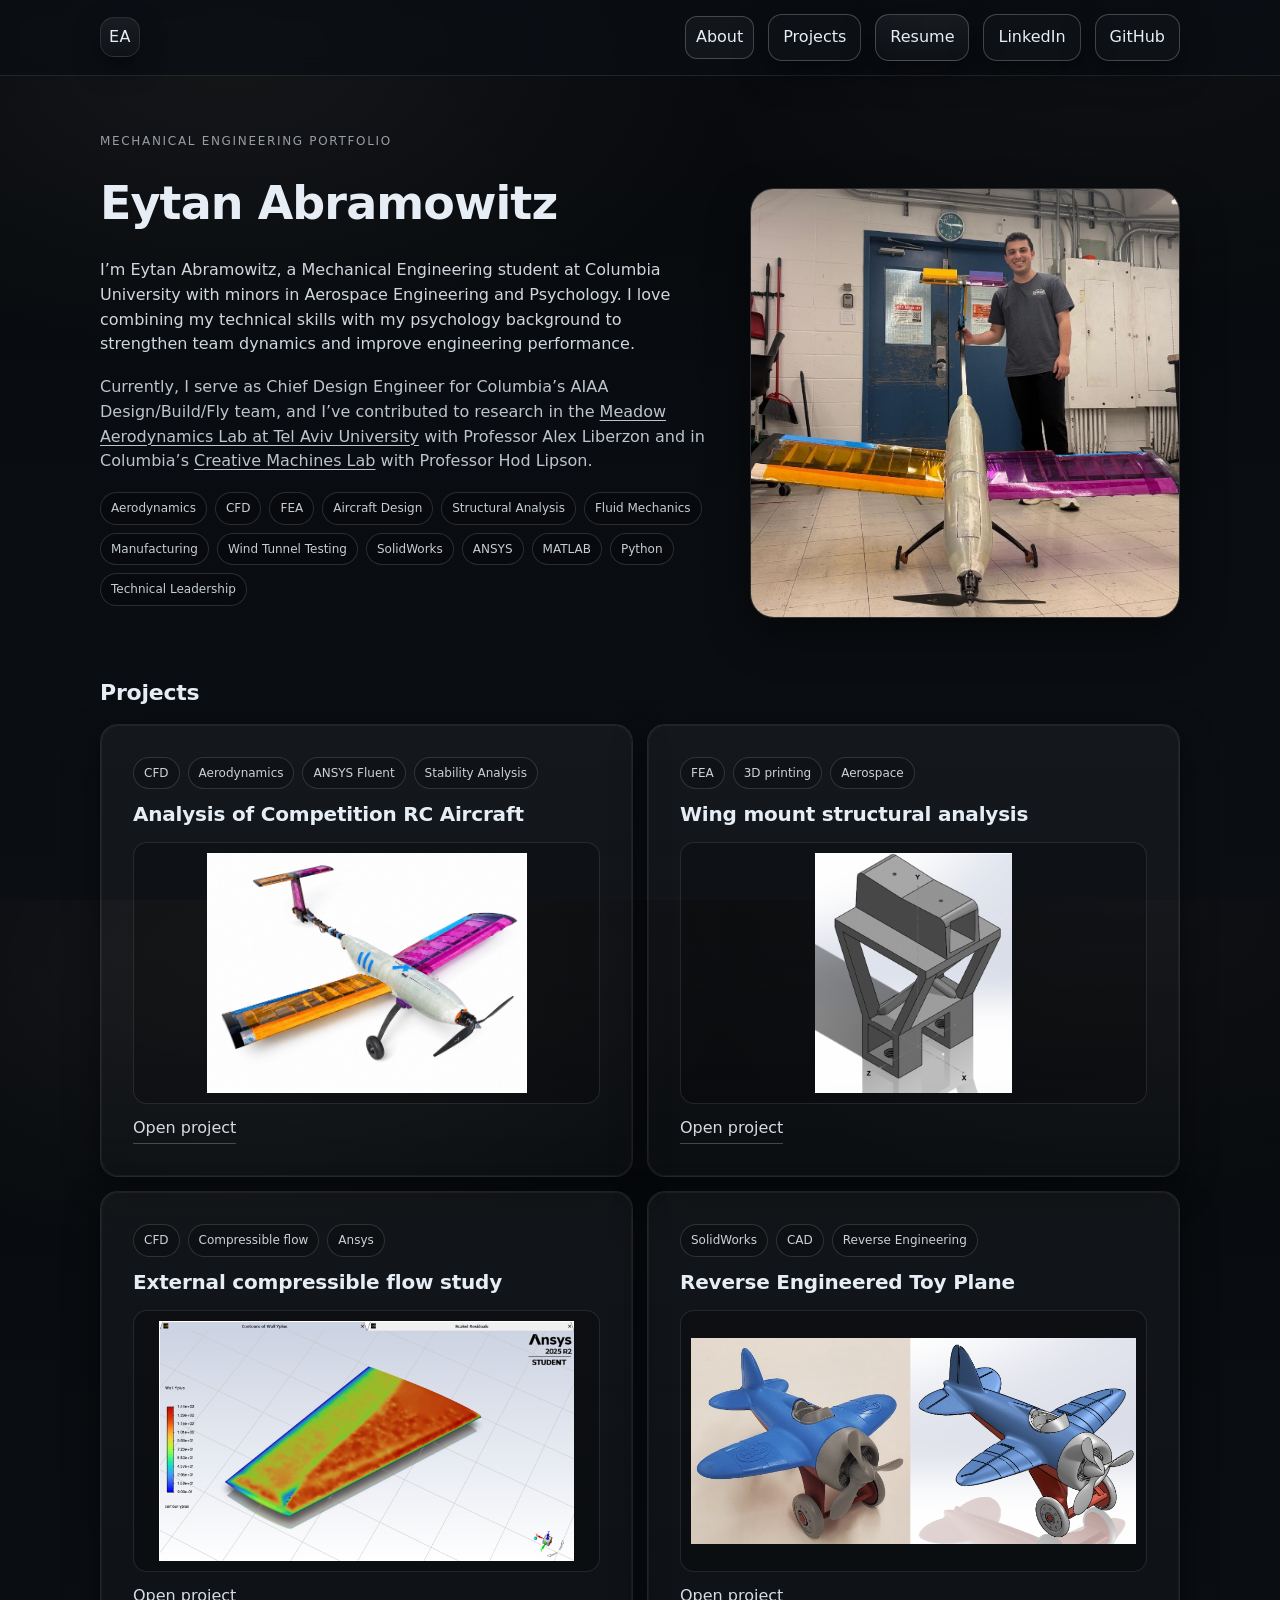
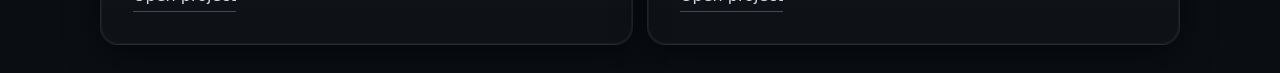
<file: index.html>
<!doctype html>
<html lang="en">
<head>
  <meta charset="utf-8" />
  <meta http-equiv="refresh" content="0; url=portfolio/" />
  <meta name="viewport" content="width=device-width, initial-scale=1" />
  <title>Eytan Abramowitz | Portfolio</title>
  <link rel="canonical" href="portfolio/" />
</head>
<body>
  <p>Redirecting to <a href="portfolio/">portfolio</a>.</p>
</body>
</html>
</file>
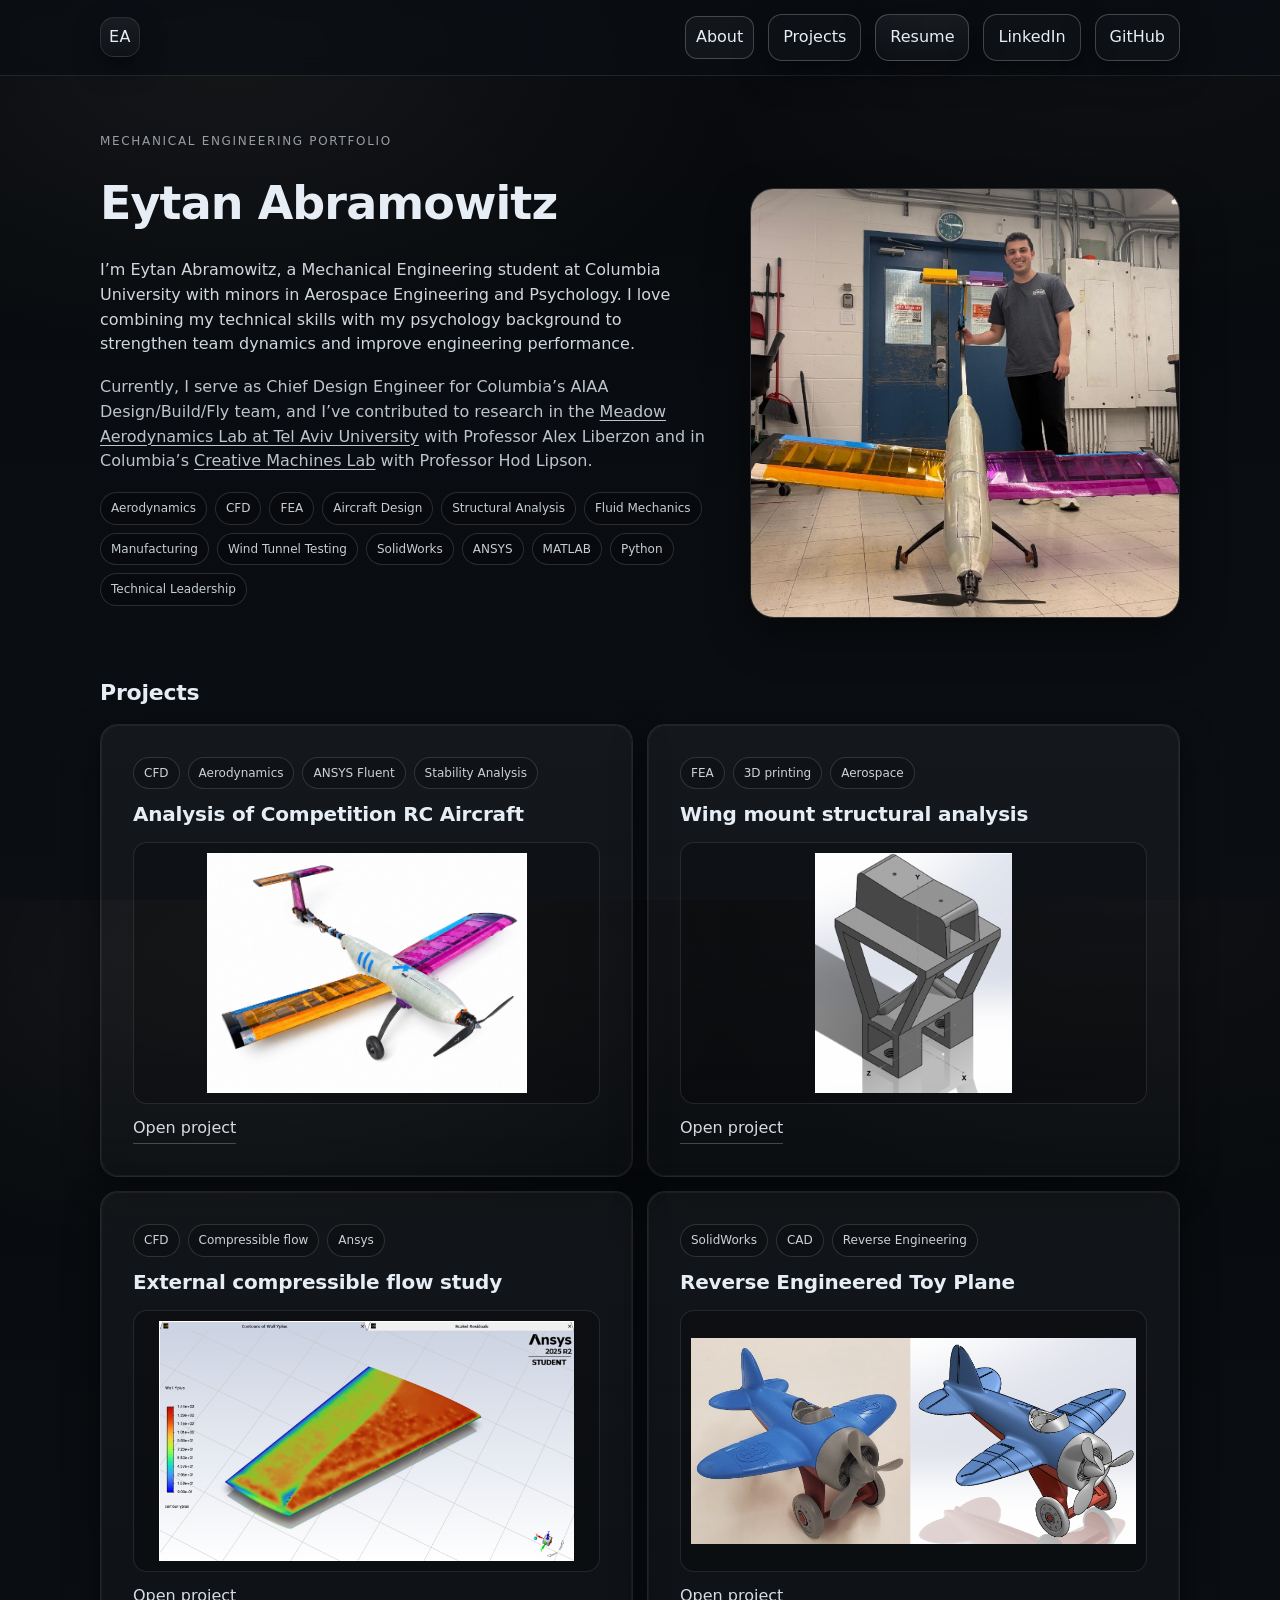
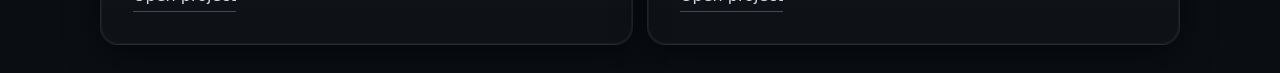
<file: portfolio/index.html>
<!doctype html>
<html lang="en">
<head>
  <meta charset="utf-8" />
  <meta name="viewport" content="width=device-width, initial-scale=1" />
  <title>Eytan Abramowitz | Mechanical Engineering</title>
  <meta name="description" content="Mechanical engineering portfolio: analysis, simulation, and design." />
  <link rel="stylesheet" href="assets/css/styles.css" />
</head>

<body>
  <a class="skip-link" href="#main">Skip to content</a>

  <header class="site-header">
    <nav class="nav" aria-label="Primary">
      <a class="brand" href="index.html">EA</a>
      <div class="nav-links">
        <a class="nav-link active" href="#about">About</a>
        <a class="btn btn-ghost nav-cta" href="#projects">Projects</a>
        <a class="btn nav-cta" href="assets/pdfs/Eytan_Abramowitz_Resume_No_Phone.pdf" target="_blank" rel="noopener">Resume</a>
        <a class="btn btn-ghost nav-cta" href="https://www.linkedin.com/in/eytan-abramowitz/" target="_blank" rel="noopener">LinkedIn</a>
        <a class="btn btn-ghost nav-cta" href="https://github.com/Esabramowitz" target="_blank" rel="noopener">GitHub</a>
      </div>
    </nav>
  </header>

  <main id="main" class="container">
    <section id="about" class="about-section section-anchor">
      <div class="about-copy">
        <p class="eyebrow">Mechanical engineering portfolio</p>
        <h1>Eytan Abramowitz</h1>
        <p class="lede">
          I’m Eytan Abramowitz, a Mechanical Engineering student at Columbia University with minors in Aerospace
          Engineering and Psychology. I love combining my technical skills with my psychology background to
          strengthen team dynamics and improve engineering performance.
        </p>
        <p class="about-body">
          Currently, I serve as Chief Design Engineer for Columbia’s AIAA Design/Build/Fly team, and I’ve contributed to
          research in the <a href="https://aerolab.sites.tau.ac.il/" target="_blank" rel="noopener">Meadow Aerodynamics Lab at Tel Aviv University</a> with Professor Alex Liberzon and in Columbia’s
          <a href="https://www.creativemachineslab.com/" target="_blank" rel="noopener">Creative Machines Lab</a> with Professor Hod Lipson.
        </p>

        <div class="meta-row">
          <div class="pill">Aerodynamics</div>
          <div class="pill">CFD</div>
          <div class="pill">FEA</div>
          <div class="pill">Aircraft Design</div>
          <div class="pill">Structural Analysis</div>
          <div class="pill">Fluid Mechanics</div>
          <div class="pill">Manufacturing</div>
          <div class="pill">Wind Tunnel Testing</div>
          <div class="pill">SolidWorks</div>
          <div class="pill">ANSYS</div>
          <div class="pill">MATLAB</div>
          <div class="pill">Python</div>
          <div class="pill">Technical Leadership</div>
        </div>
      </div>

      <div class="about-photo-wrap">
        <div class="about-photo-frame">
          <img
            class="about-photo-image"
            src="assets/img/eytan-profile.jpeg"
            alt="Portrait of Eytan Abramowitz"
            loading="lazy"
          />
        </div>
      </div>
    </section>

    <section id="projects" class="section section-anchor">
      <div class="section-head">
        <h2>Projects</h2>
      </div>
      <div class="grid">
        <article class="card project-card">
          <a class="project-hit" href="projects/cfd-final-project.html" aria-label="Open CFD final project PDF viewer">
            <div class="card-top">
              <div class="tag">CFD</div>
              <div class="tag">Aerodynamics</div>
              <div class="tag">ANSYS Fluent</div>
              <div class="tag">Stability Analysis</div>
            </div>

            <h3 class="project-title">Analysis of Competition RC Aircraft</h3>

            <div class="project-image">
              <img src="assets/img/cfd-final-project.jpg" alt="RC aircraft used as the cover image for the CFD final project" loading="lazy">
            </div>

            <div class="project-links">
              <span class="link">Open project</span>
            </div>
          </a>
        </article>

        <article class="card project-card">
          <a class="project-hit" href="projects/wing-mount-fea.html" aria-label="Open wing mount structural analysis PDF viewer">
            <div class="card-top">
              <div class="tag">FEA</div>
              <div class="tag">3D printing</div>
              <div class="tag">Aerospace</div>
            </div>

            <h3 class="project-title">Wing mount structural analysis</h3>

            <div class="project-image">
              <img src="assets/img/wing-mount.png" alt="Wing mount project image" loading="lazy">
            </div>

            <div class="project-links">
              <span class="link">Open project</span>
            </div>
          </a>
        </article>

        <article class="card project-card">
          <a class="project-hit" href="projects/compressible-flow-cfd.html" aria-label="Open external compressible flow study PDF viewer">
            <div class="card-top">
              <div class="tag">CFD</div>
              <div class="tag">Compressible flow</div>
              <div class="tag">Ansys</div>
            </div>

            <h3 class="project-title">External compressible flow study</h3>

            <div class="project-image">
              <img src="assets/img/cfd-wing.png" alt="CFD wing contour project image" loading="lazy">
            </div>

            <div class="project-links">
              <span class="link">Open project</span>
            </div>
          </a>
        </article>

        <article class="card project-card">
          <a class="project-hit" href="projects/toy-plane.html" aria-label="Open toy plane reverse engineering project PDF viewer">
            <div class="card-top">
              <div class="tag">SolidWorks</div>
              <div class="tag">CAD</div>
              <div class="tag">Reverse Engineering</div>
            </div>

            <h3 class="project-title">Reverse Engineered Toy Plane</h3>

            <div class="project-image">
              <img src="assets/img/toy-plane.png" alt="Toy plane project image" loading="lazy">
            </div>

            <div class="project-links">
              <span class="link">Open project</span>
            </div>
          </a>
        </article>

      </div>
    </section>
  </main>
</body>
</html>
</file>
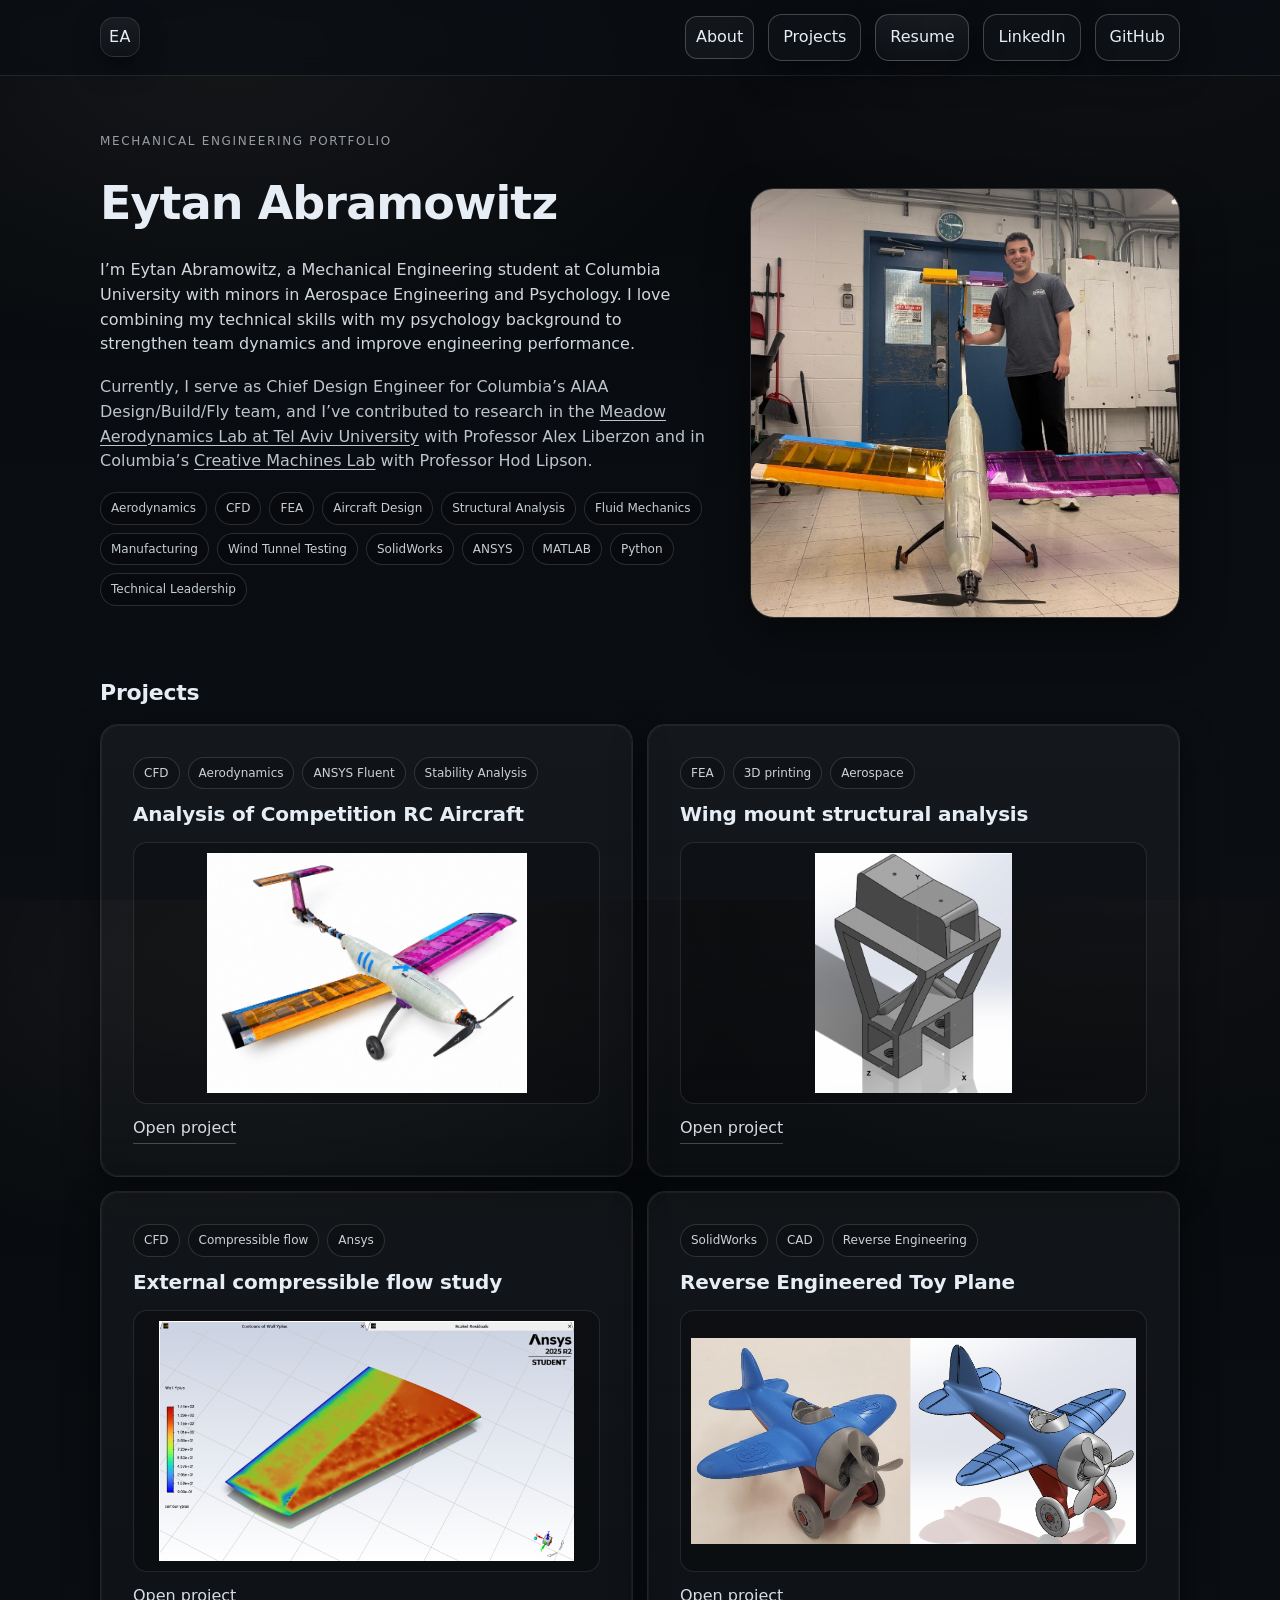
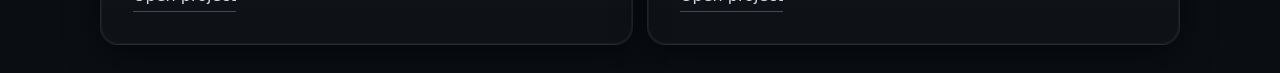
<file: about.html>
<!doctype html>
<html lang="en">
<head>
  <meta charset="utf-8" />
  <meta http-equiv="refresh" content="0; url=portfolio/#about" />
  <meta name="viewport" content="width=device-width, initial-scale=1" />
  <title>About | Eytan Abramowitz</title>
  <link rel="canonical" href="portfolio/#about" />
</head>
<body>
  <p>Redirecting to the <a href="portfolio/#about">About section</a>.</p>
</body>
</html>
</file>
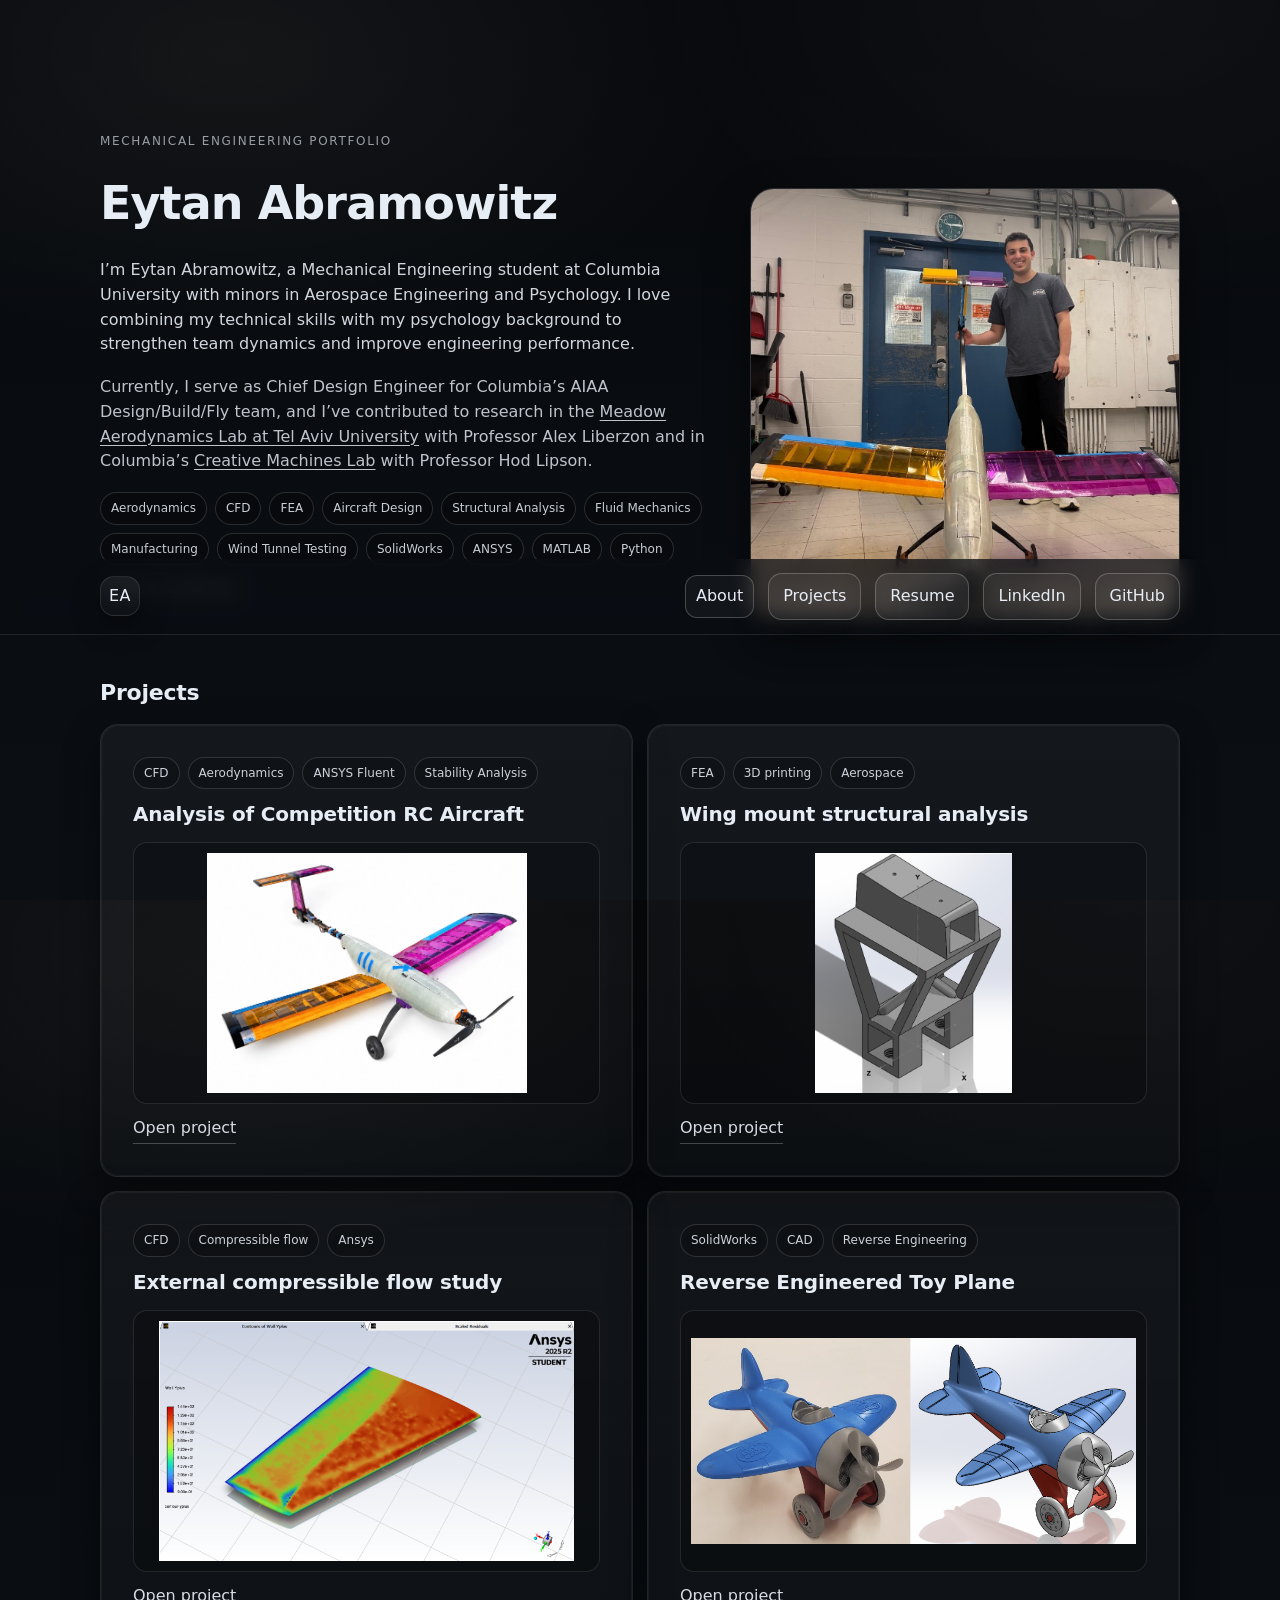
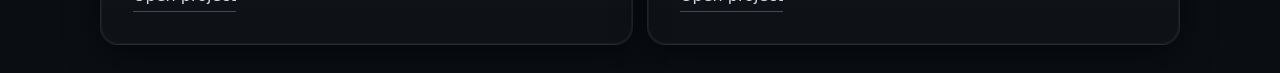
<file: projects.html>
<!doctype html>
<html lang="en">
<head>
  <meta charset="utf-8" />
  <meta http-equiv="refresh" content="0; url=portfolio/#projects" />
  <meta name="viewport" content="width=device-width, initial-scale=1" />
  <title>Projects | Eytan Abramowitz</title>
  <link rel="canonical" href="portfolio/#projects" />
</head>
<body>
  <p>Redirecting to the <a href="portfolio/#projects">Projects section</a>.</p>
</body>
</html>
</file>
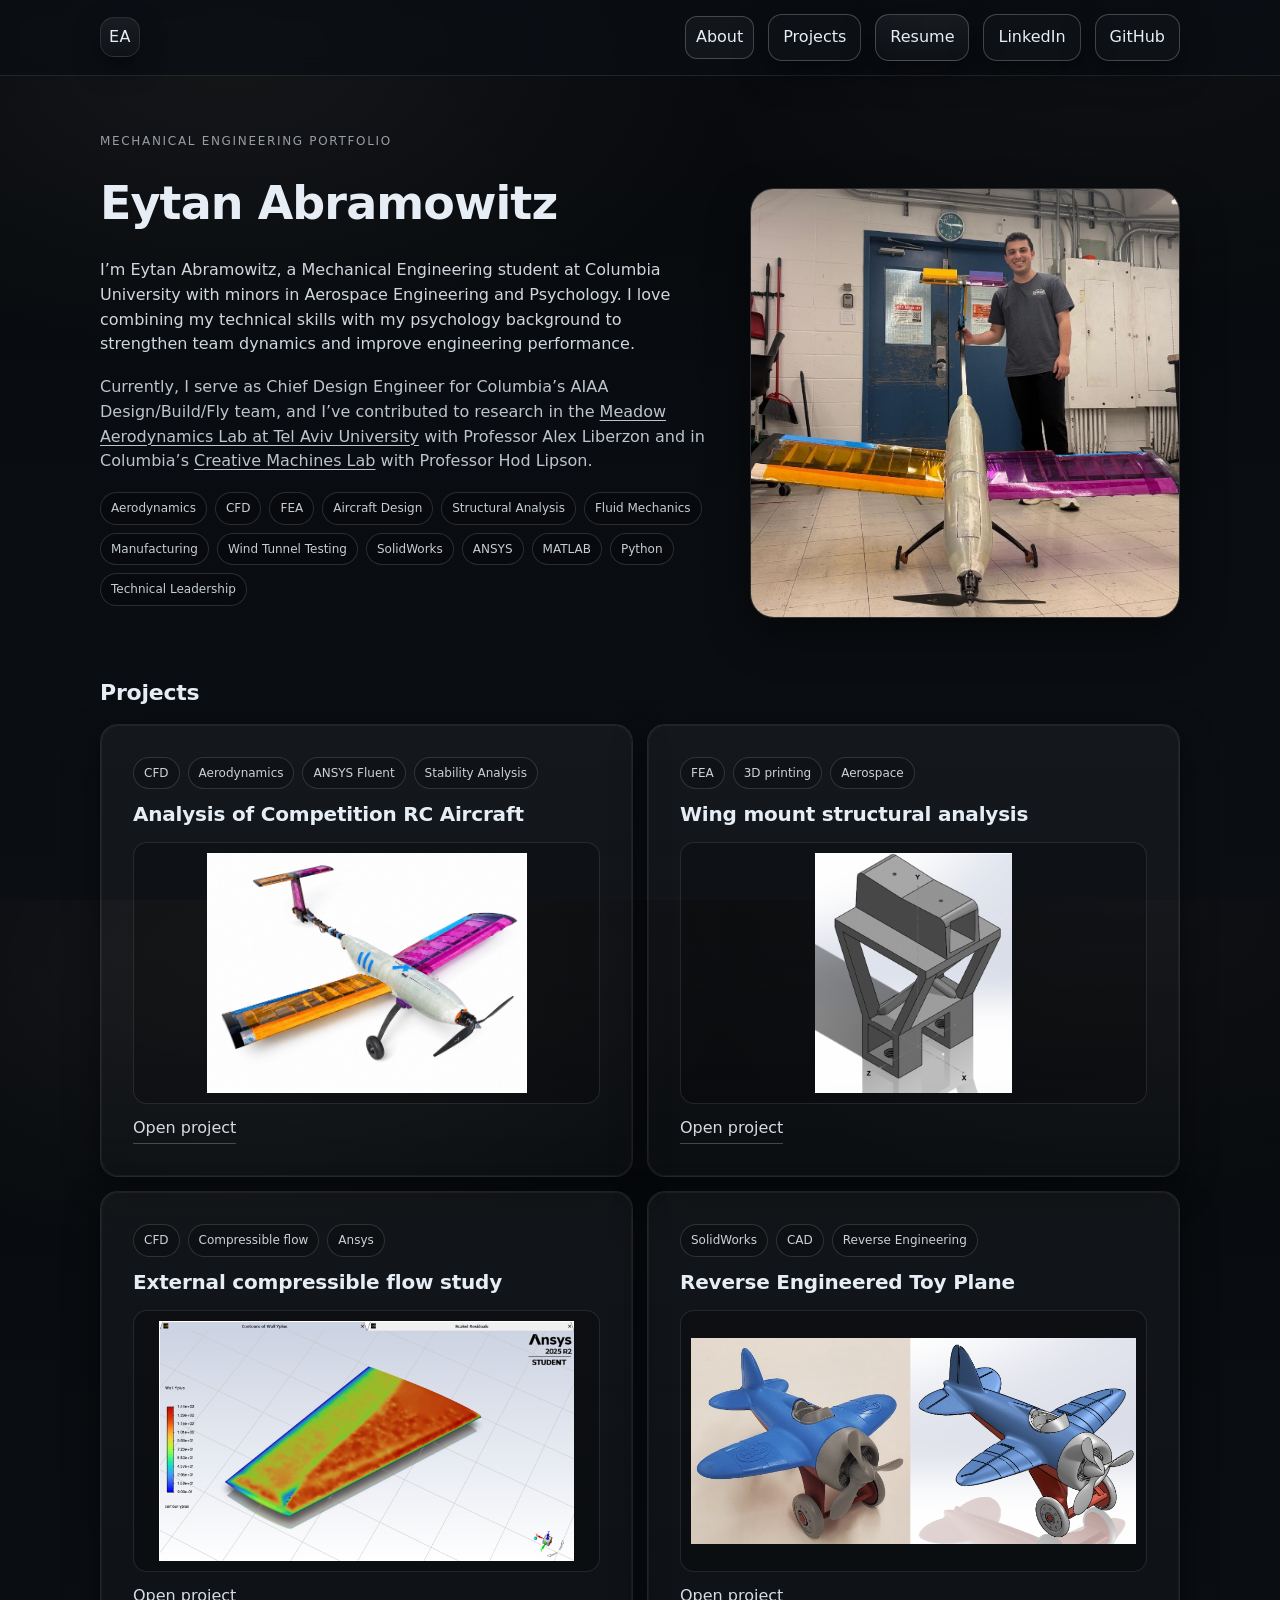
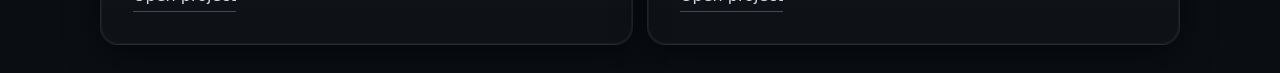
<file: portfolio/about.html>
<!doctype html>
<html lang="en">
<head>
  <meta charset="utf-8" />
  <meta http-equiv="refresh" content="0; url=index.html#about" />
  <meta name="viewport" content="width=device-width, initial-scale=1" />
  <title>About | Eytan Abramowitz</title>
  <link rel="canonical" href="index.html#about" />
</head>
<body>
  <p>Redirecting to the About section on the homepage. <a href="index.html#about">Continue</a>.</p>
</body>
</html>
</file>
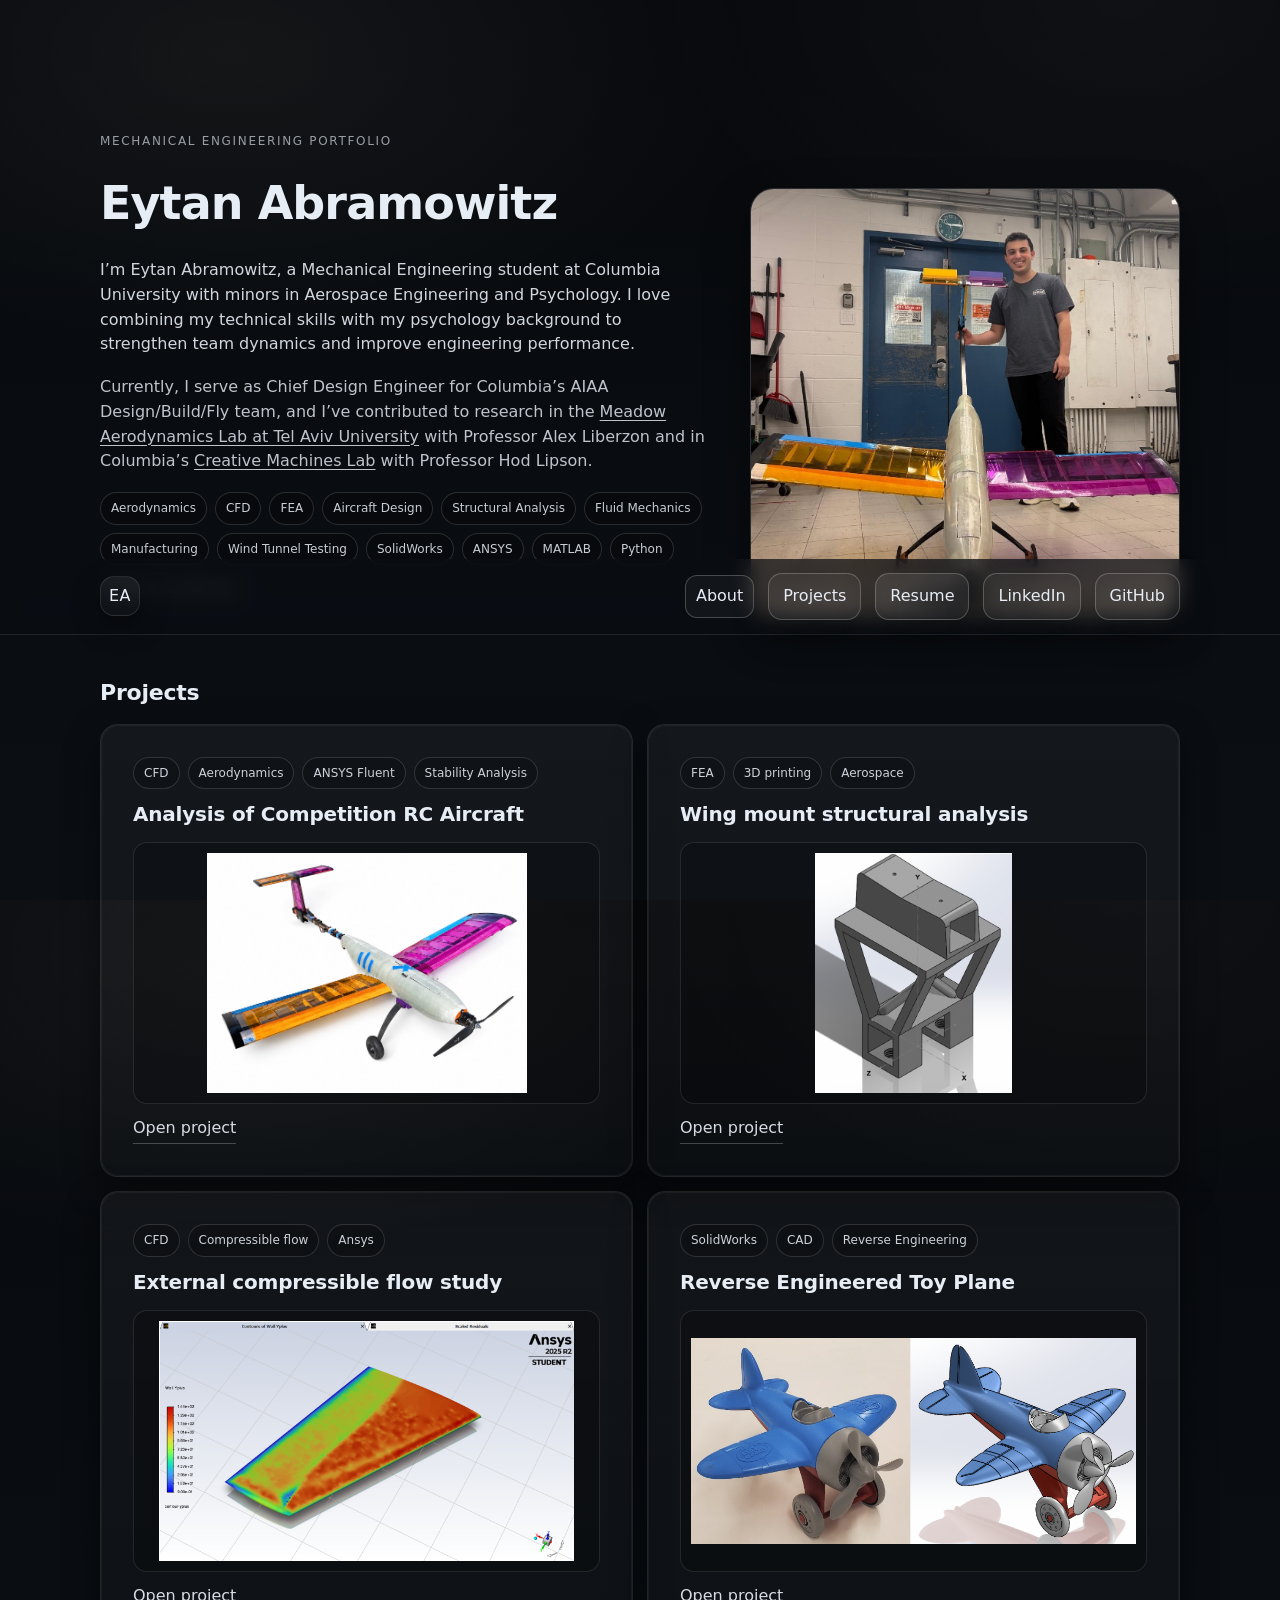
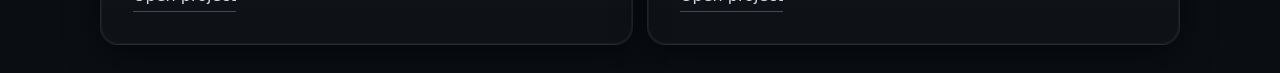
<file: portfolio/projects.html>
<!doctype html>
<html lang="en">
<head>
  <meta charset="utf-8" />
  <meta http-equiv="refresh" content="0; url=index.html#projects" />
  <meta name="viewport" content="width=device-width, initial-scale=1" />
  <title>Projects | Eytan Abramowitz</title>
  <link rel="canonical" href="index.html#projects" />
</head>
<body>
  <p>Redirecting to the Projects section on the homepage. <a href="index.html#projects">Continue</a>.</p>
</body>
</html>
</file>
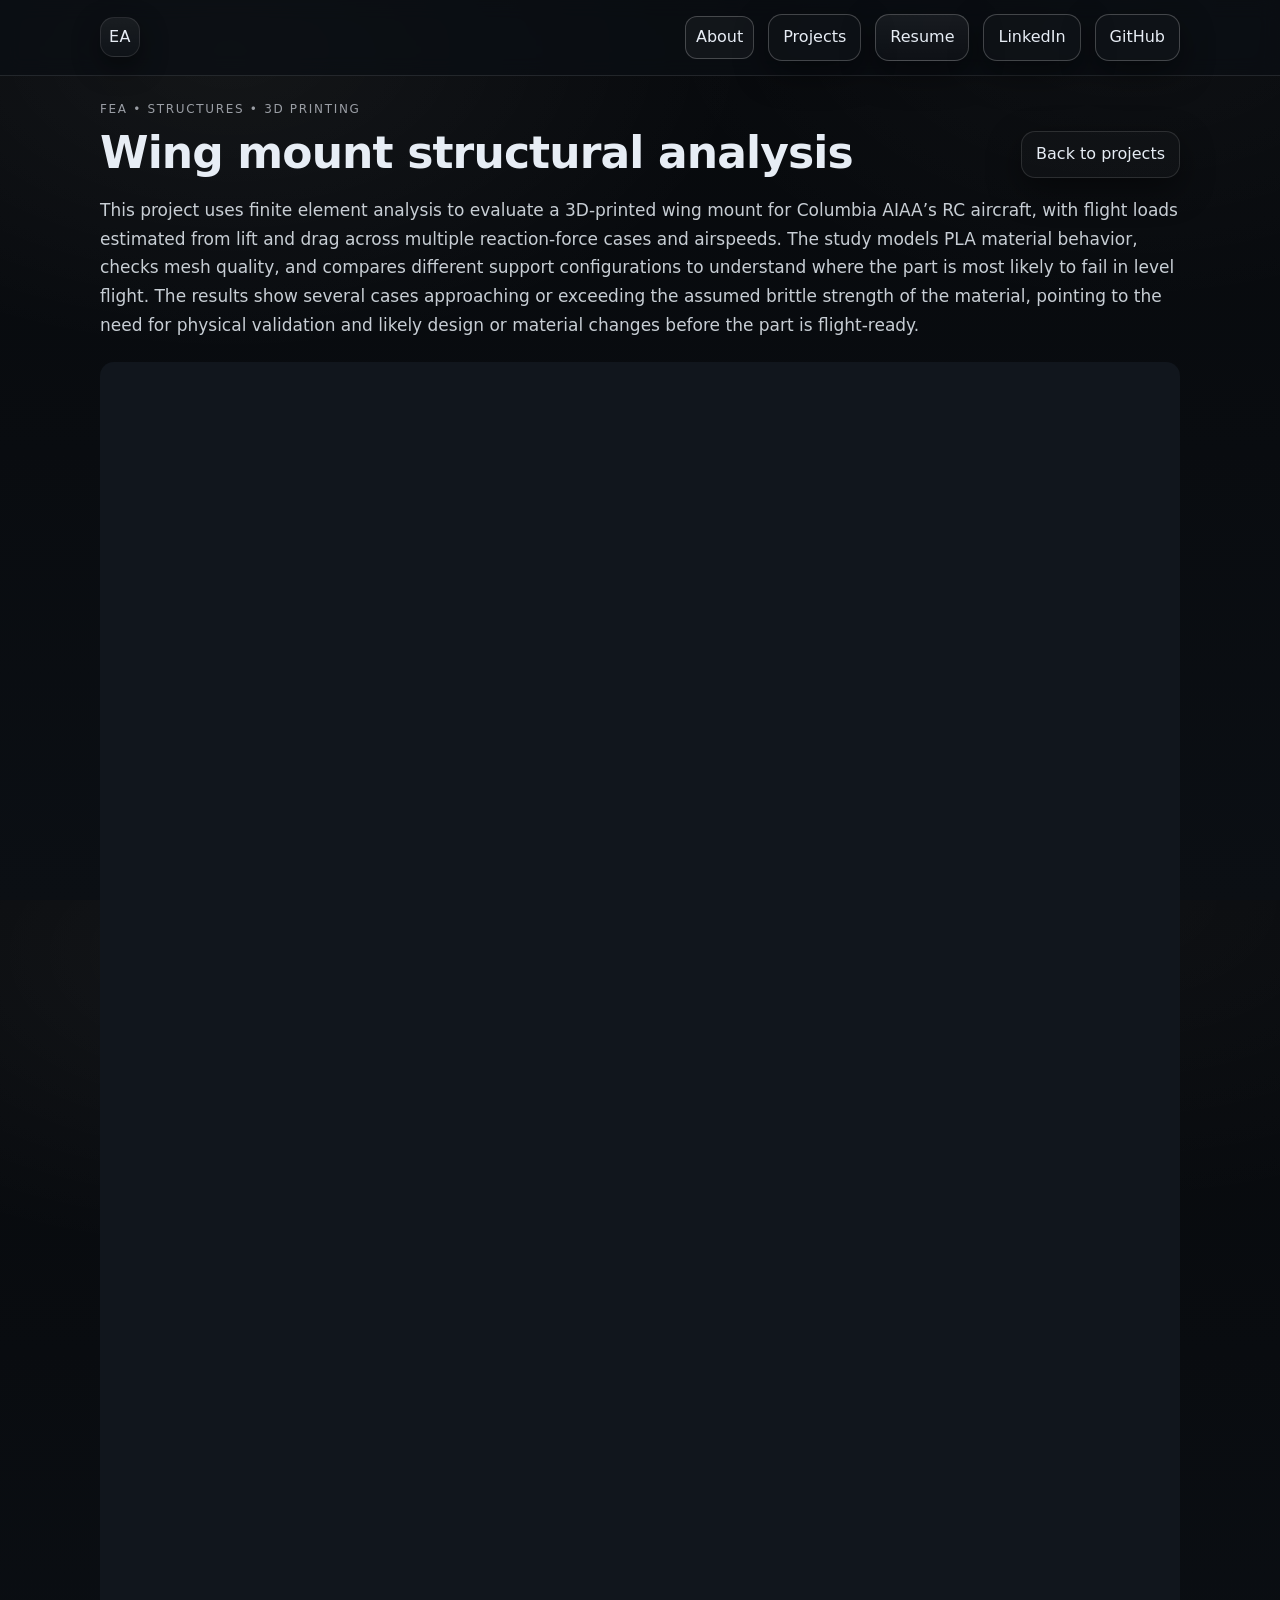
<file: projects/wing-mount-fea.html>
<!doctype html>
<html lang="en">
<head>
  <meta charset="utf-8" />
  <meta http-equiv="refresh" content="0; url=../portfolio/projects/wing-mount-fea.html" />
  <meta name="viewport" content="width=device-width, initial-scale=1" />
  <title>Wing Mount FEA | Redirect</title>
  <link rel="canonical" href="../portfolio/projects/wing-mount-fea.html" />
</head>
<body>
  <p>Redirecting to the <a href="../portfolio/projects/wing-mount-fea.html">project page</a>.</p>
</body>
</html>
</file>
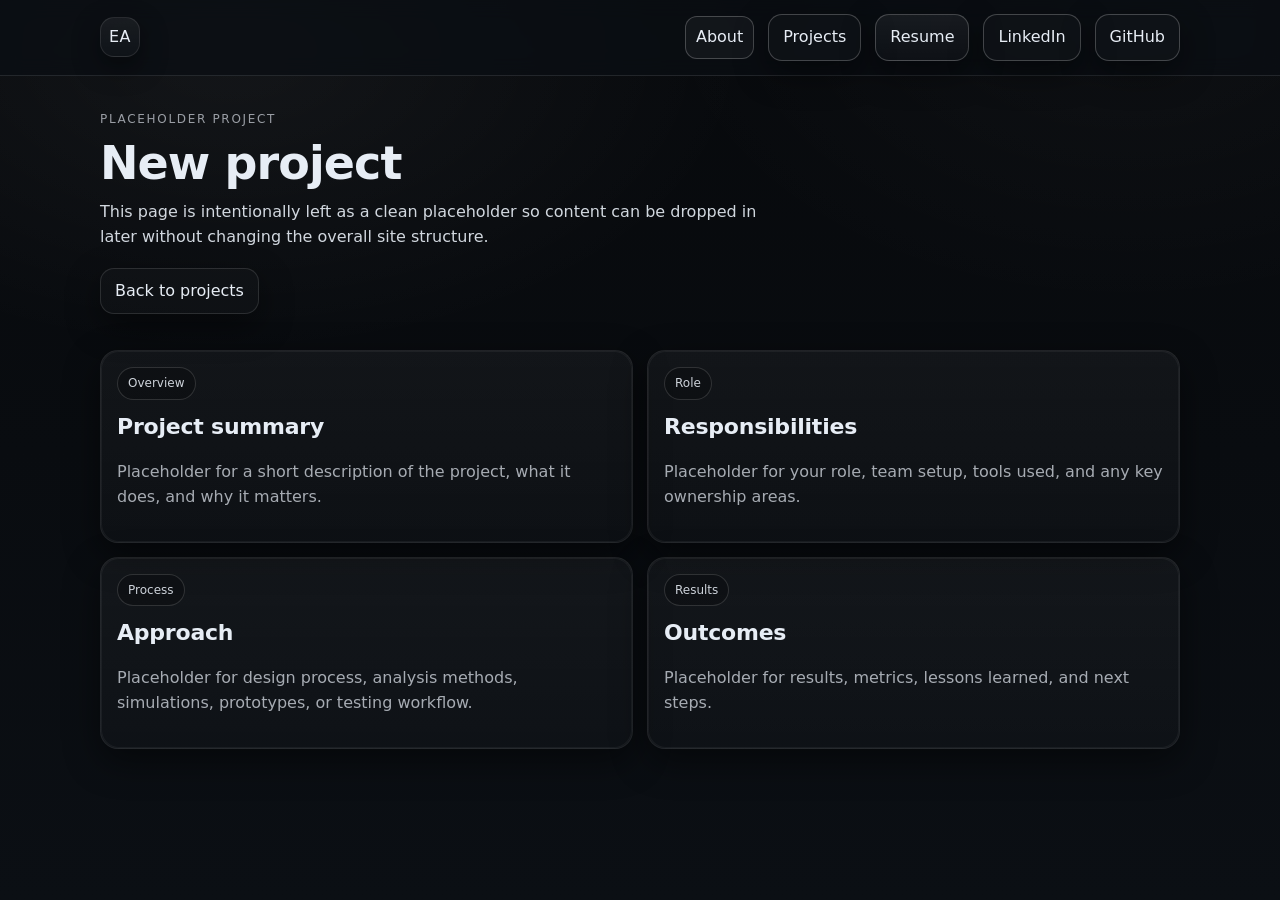
<file: portfolio/projects/new-project-placeholder.html>
<!doctype html>
<html lang="en">
<head>
  <meta charset="utf-8" />
  <meta name="viewport" content="width=device-width, initial-scale=1" />
  <title>New Project | Eytan Abramowitz</title>
  <meta name="description" content="Placeholder project page ready for future content." />
  <link rel="stylesheet" href="../assets/css/styles.css" />
</head>

<body>
  <a class="skip-link" href="#main">Skip to content</a>

  <header class="site-header">
    <nav class="nav" aria-label="Primary">
      <a class="brand" href="../index.html">EA</a>
      <div class="nav-links">
        <a class="nav-link active" href="../index.html#about">About</a>
        <a class="btn btn-ghost nav-cta" href="../index.html#projects">Projects</a>
        <a class="btn nav-cta" href="../assets/pdfs/Eytan_Abramowitz_Resume_Mechanical_Engineer_Junior.pdf" target="_blank" rel="noopener">Resume</a>
        <a class="btn btn-ghost nav-cta" href="https://www.linkedin.com/in/eytan-abramowitz/" target="_blank" rel="noopener">LinkedIn</a>
        <a class="btn btn-ghost nav-cta" href="https://github.com/Esabramowitz" target="_blank" rel="noopener">GitHub</a>
      </div>
    </nav>
  </header>

  <main id="main" class="container">
    <section class="case-head">
      <p class="eyebrow">Placeholder project</p>
      <h1>New project</h1>
      <p class="lede">
        This page is intentionally left as a clean placeholder so content can be dropped in later without changing the
        overall site structure.
      </p>
      <div class="case-actions">
        <a class="btn btn-ghost" href="../index.html#projects">Back to projects</a>
      </div>
    </section>

    <section class="grid grid-2 section">
      <article class="card">
        <div class="card-top">
          <div class="tag">Overview</div>
        </div>
        <h2>Project summary</h2>
        <p class="muted">
          Placeholder for a short description of the project, what it does, and why it matters.
        </p>
      </article>

      <article class="card">
        <div class="card-top">
          <div class="tag">Role</div>
        </div>
        <h2>Responsibilities</h2>
        <p class="muted">
          Placeholder for your role, team setup, tools used, and any key ownership areas.
        </p>
      </article>

      <article class="card">
        <div class="card-top">
          <div class="tag">Process</div>
        </div>
        <h2>Approach</h2>
        <p class="muted">
          Placeholder for design process, analysis methods, simulations, prototypes, or testing workflow.
        </p>
      </article>

      <article class="card">
        <div class="card-top">
          <div class="tag">Results</div>
        </div>
        <h2>Outcomes</h2>
        <p class="muted">
          Placeholder for results, metrics, lessons learned, and next steps.
        </p>
      </article>
    </section>
  </main>
</body>
</html>
</file>
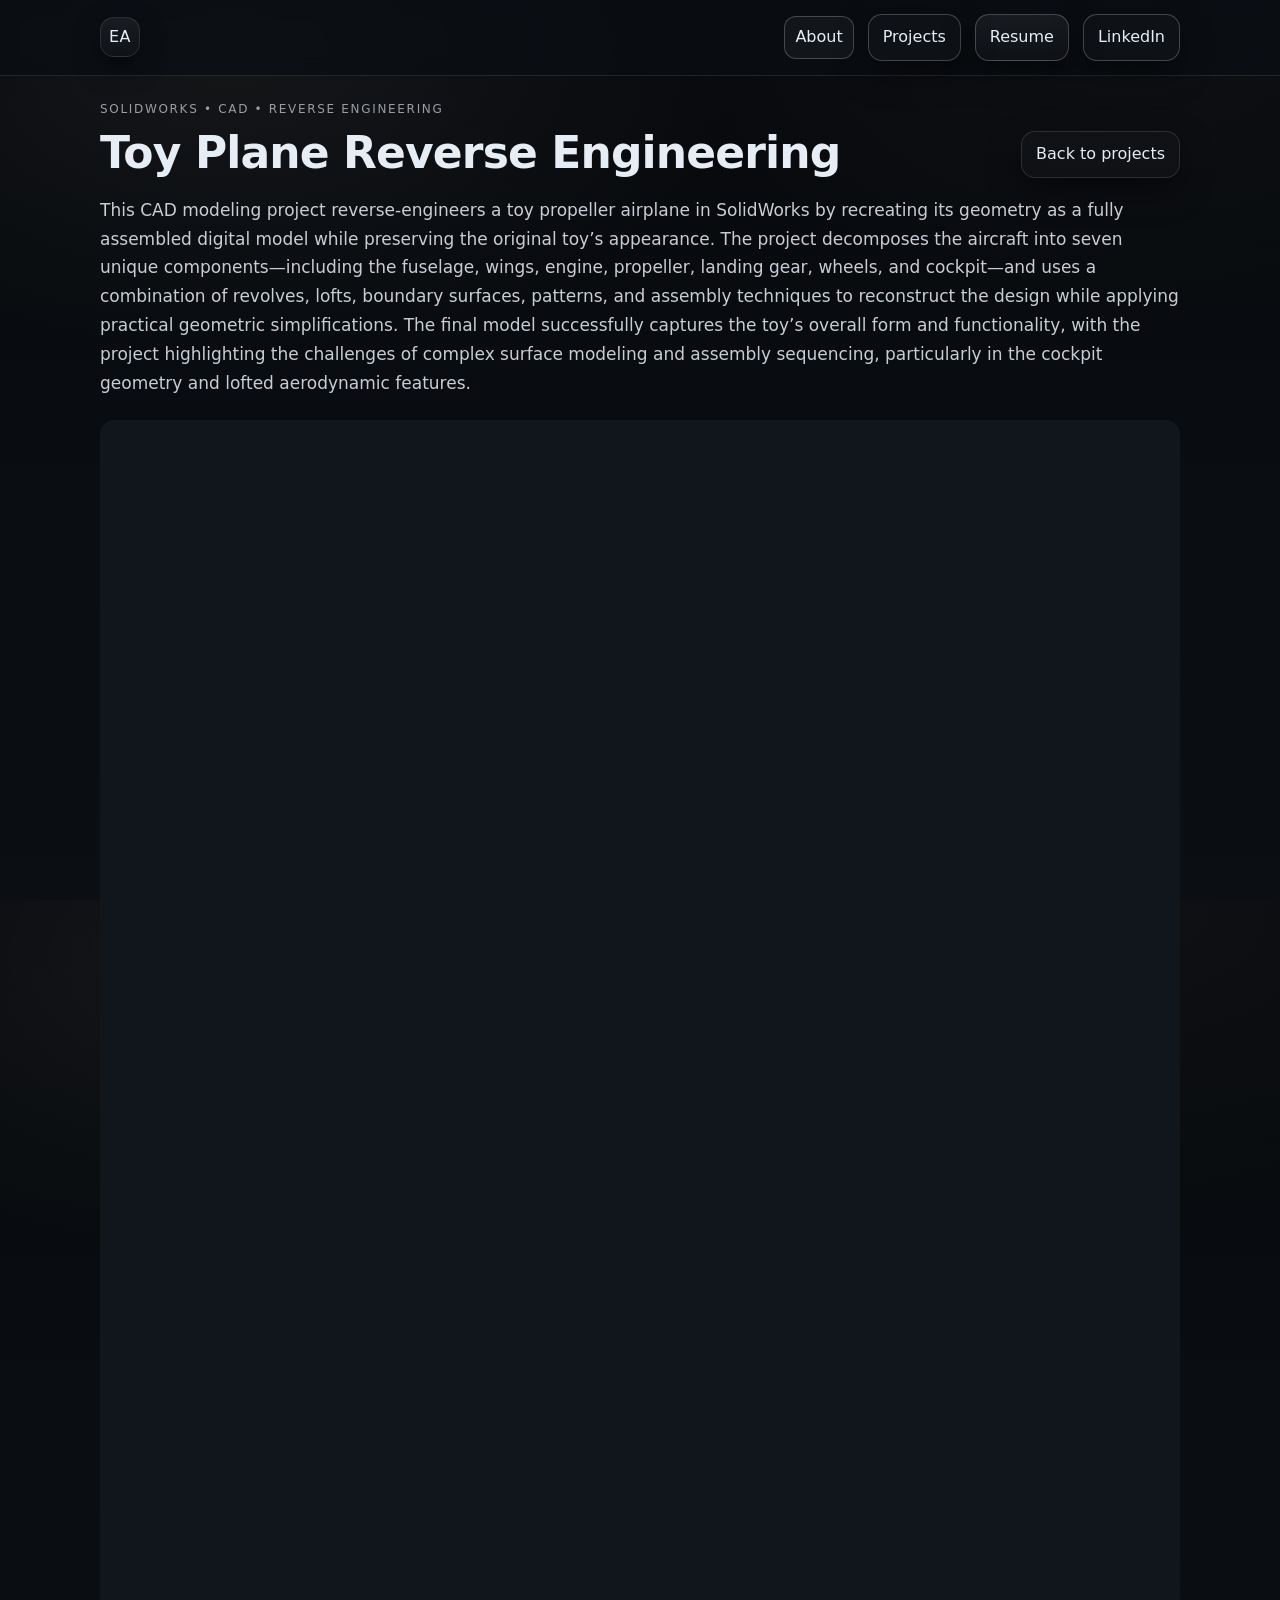
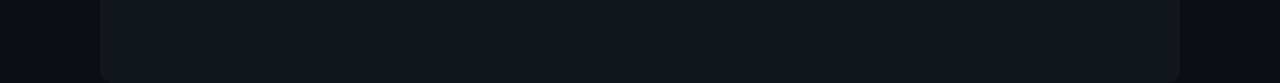
<file: portfolio/projects/toy-plane.html>
<!doctype html>
<html lang="en">
<head>
  <meta charset="utf-8" />
  <meta name="viewport" content="width=device-width, initial-scale=1" />
  <title>Toy Plane CAD Reverse Engineer | Eytan Abramowitz</title>
  <meta name="description" content="Toy plane project PDF viewer" />
  <link rel="stylesheet" href="../assets/css/styles.css" />
</head>

<body>
  <a class="skip-link" href="#main">Skip to content</a>

  <header class="site-header">
    <nav class="nav" aria-label="Primary">
      <a class="brand" href="../index.html">EA</a>
      <div class="nav-links">
        <a class="nav-link active" href="../index.html#about">About</a>
        <a class="btn btn-ghost nav-cta" href="../index.html#projects">Projects</a>
        <a class="btn nav-cta" href="../assets/pdfs/Eytan_Abramowitz_Resume_Mechanical_Engineer_Junior.pdf" target="_blank" rel="noopener">Resume</a>
        <a class="btn btn-ghost nav-cta" href="https://www.linkedin.com/in/eytan-abramowitz/" target="_blank" rel="noopener">LinkedIn</a>
      </div>
    </nav>
  </header>

  <main id="main" class="viewer-main">
    <section class="viewer-toolbar">
      <div>
        <p class="eyebrow">SolidWorks • CAD • Reverse Engineering</p>
        <h1 class="viewer-title">Toy Plane Reverse Engineering</h1>
      </div>
      <a class="btn btn-ghost" href="../index.html#projects">Back to projects</a>
    </section>

    <section class="viewer-summary">
      <p>
        This CAD modeling project reverse-engineers a toy propeller airplane in SolidWorks by recreating its 
        geometry as a fully assembled digital model while preserving the original toy’s appearance. The project 
        decomposes the aircraft into seven unique components—including the fuselage, wings, engine, propeller, 
        landing gear, wheels, and cockpit—and uses a combination of revolves, lofts, boundary surfaces, patterns, 
        and assembly techniques to reconstruct the design while applying practical geometric simplifications. 
        The final model successfully captures the toy’s overall form and functionality, with the project 
        highlighting the challenges of complex surface modeling and assembly sequencing, particularly in the 
        cockpit geometry and lofted aerodynamic features.
      </p>
    </section>

    <div class="viewer-frame-wrap">
      <iframe
        class="pdf-frame pdf-frame-full"
        src="../assets/pdfs/toy-plane-reverse-CAD.pdf#view=Fit"
        title="Toy plane CAD reverse engineering project PDF"
      ></iframe>
    </div>
  </main>
</body>
</html>
</file>
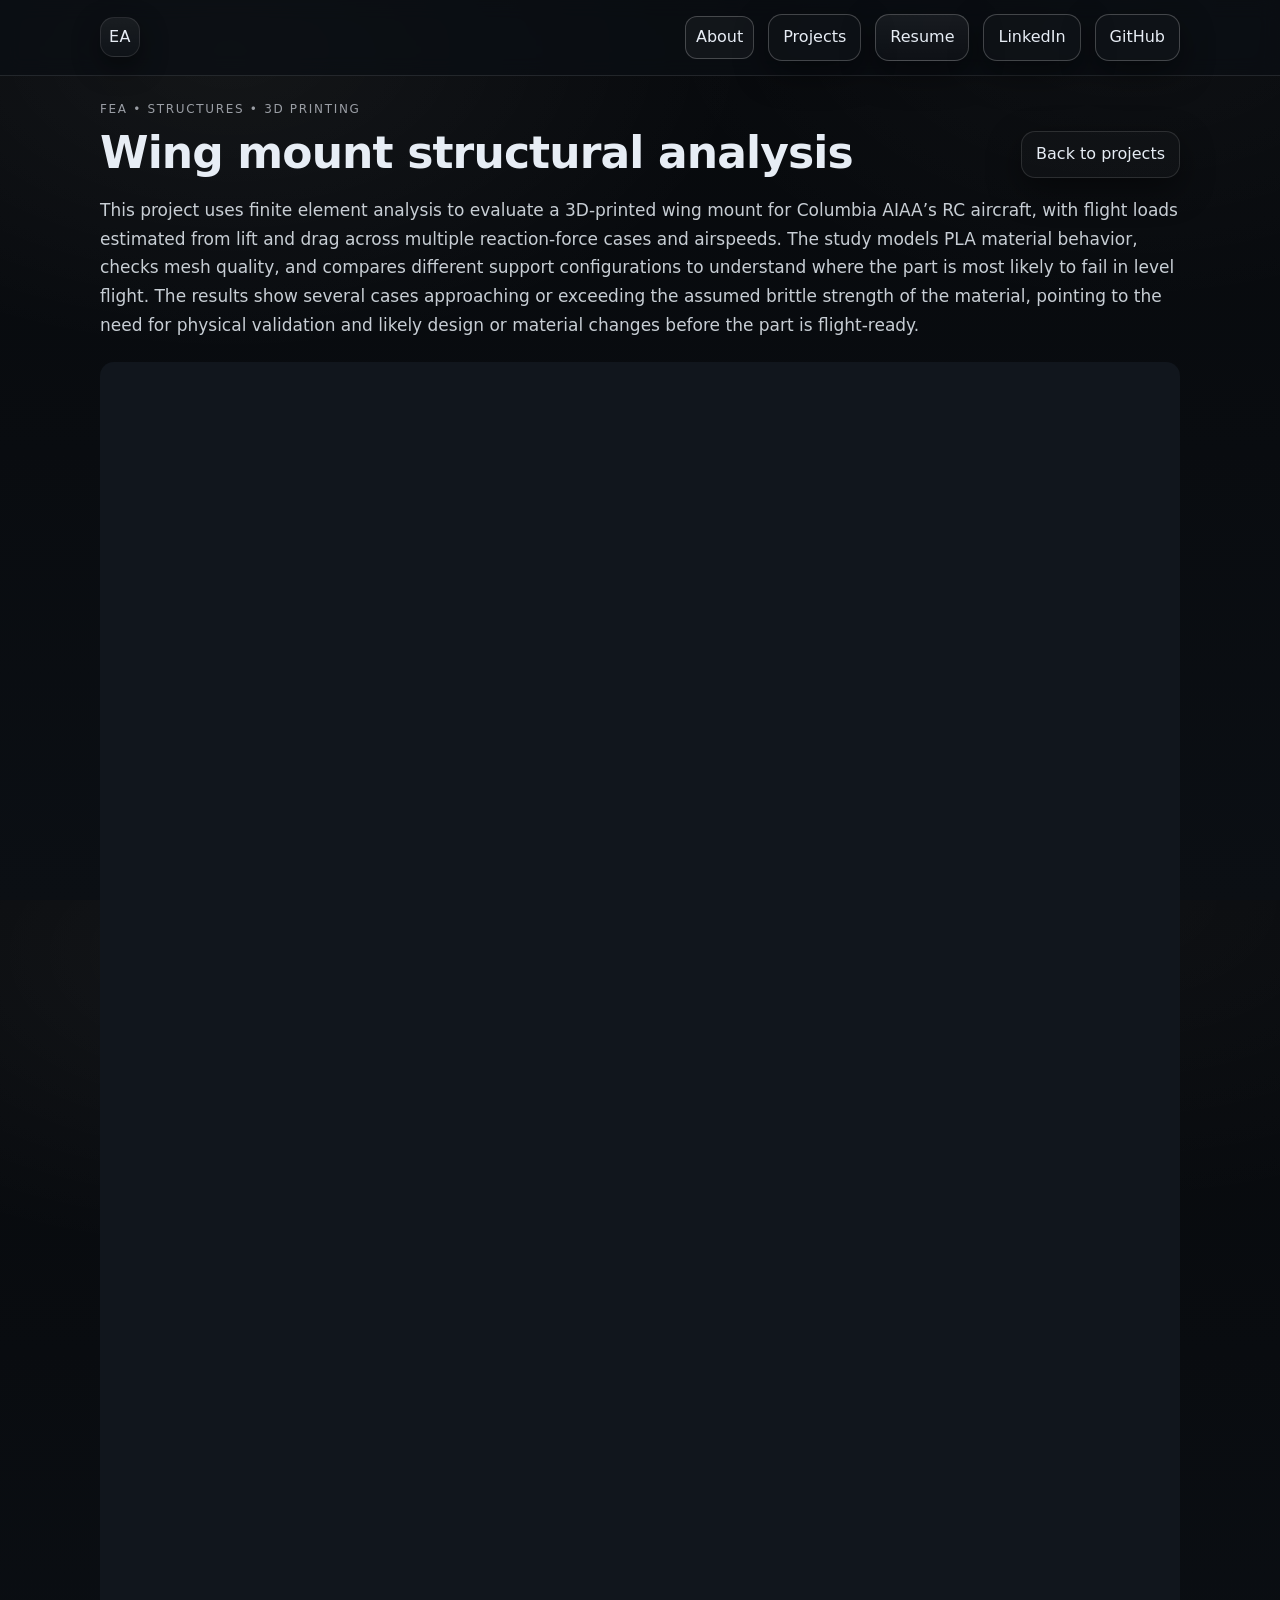
<file: portfolio/projects/wing-mount-fea.html>
<!doctype html>
<html lang="en">
<head>
  <meta charset="utf-8" />
  <meta name="viewport" content="width=device-width, initial-scale=1" />
  <title>Wing Mount FEA | Eytan Abramowitz</title>
  <meta name="description" content="Finite element analysis project PDF viewer: 3D-printed wing mount." />
  <link rel="stylesheet" href="../assets/css/styles.css" />
</head>

<body>
  <a class="skip-link" href="#main">Skip to content</a>

  <header class="site-header">
    <nav class="nav" aria-label="Primary">
      <a class="brand" href="../index.html">EA</a>
      <div class="nav-links">
        <a class="nav-link active" href="../index.html#about">About</a>
        <a class="btn btn-ghost nav-cta" href="../index.html#projects">Projects</a>
        <a class="btn nav-cta" href="../assets/pdfs/Eytan_Abramowitz_Resume_Mechanical_Engineer_Junior.pdf" target="_blank" rel="noopener">Resume</a>
        <a class="btn btn-ghost nav-cta" href="https://www.linkedin.com/in/eytan-abramowitz/" target="_blank" rel="noopener">LinkedIn</a>
        <a class="btn btn-ghost nav-cta" href="https://github.com/Esabramowitz" target="_blank" rel="noopener">GitHub</a>
      </div>
    </nav>
  </header>

  <main id="main" class="viewer-main">
    <section class="viewer-toolbar">
      <div>
        <p class="eyebrow">FEA • Structures • 3D printing</p>
        <h1 class="viewer-title">Wing mount structural analysis</h1>
      </div>
      <a class="btn btn-ghost" href="../index.html#projects">Back to projects</a>
    </section>

    <section class="viewer-summary">
      <p>
        This project uses finite element analysis to evaluate a 3D-printed wing mount for Columbia AIAA’s RC aircraft,
        with flight loads estimated from lift and drag across multiple reaction-force cases and airspeeds. The study
        models PLA material behavior, checks mesh quality, and compares different support configurations to understand
        where the part is most likely to fail in level flight. The results show several cases approaching or exceeding
        the assumed brittle strength of the material, pointing to the need for physical validation and likely design or
        material changes before the part is flight-ready.
      </p>
    </section>

    <div class="viewer-frame-wrap">
      <iframe
        class="pdf-frame pdf-frame-full"
        src="../assets/pdfs/Project-Report-Solids-Final.pdf#view=Fit"
        title="Wing mount structural analysis PDF"
      ></iframe>
    </div>
  </main>
</body>
</html>
</file>
<file: portfolio/assets/css/styles.css>
:root{
  --bg0: #07090c;
  --bg: #0b0f14;

  --panel: rgba(255,255,255,.035);
  --panel2: rgba(255,255,255,.02);

  --text: #e7edf5;
  --muted: rgba(231,237,245,.70);

  --border: rgba(255,255,255,.10);
  --border2: rgba(255,255,255,.08);

  --accent: rgba(210,220,235,.85);     /* quiet “engineering ink” */
  --accent2: rgba(231,237,245,.92);

  --shadow: 0 16px 44px rgba(0,0,0,.55);

  --radius: 16px;
  --radius2: 14px;
}

*{ box-sizing: border-box; }
html, body{ height:100%; }
html{ scroll-behavior: smooth; }

body{
  margin:0;
  color: var(--text);
  font-family: ui-sans-serif, system-ui, -apple-system, Segoe UI, Roboto, Arial, "Apple Color Emoji","Segoe UI Emoji";
  line-height: 1.55;

  /* More “meche”: blueprint-ish grid + restrained lighting */
  background:
    radial-gradient(900px 520px at 18% 6%, rgba(255,255,255,.05), transparent 58%),
    radial-gradient(800px 520px at 88% 0%, rgba(255,255,255,.03), transparent 60%),
    linear-gradient(180deg, var(--bg0), var(--bg)),
    repeating-linear-gradient(0deg, rgba(255,255,255,.035) 0 1px, transparent 1px 28px),
    repeating-linear-gradient(90deg, rgba(255,255,255,.03) 0 1px, transparent 1px 28px);
  background-blend-mode: screen, screen, normal, normal, normal;
}

a{ color: inherit; text-decoration: none; }
a:focus{ outline: none; }
a:focus-visible{ outline: 2px solid rgba(231,237,245,.55); outline-offset: 3px; border-radius: 10px; }

.skip-link{
  position:absolute; left:-999px; top:auto;
  width:1px; height:1px; overflow:hidden;
}
.skip-link:focus{
  left:16px; top:16px; width:auto; height:auto;
  padding:10px 12px;
  background: rgba(20,26,34,.92);
  border: 1px solid var(--border);
  border-radius: 12px;
  z-index: 999;
}

.container{ width:min(1080px, calc(100% - 28px)); margin: 0 auto; }

/* Header */
.site-header{
  position: sticky; top: 0;
  backdrop-filter: blur(10px);
  background: rgba(11,15,20,.72);
  border-bottom: 1px solid var(--border);
  z-index: 50;
}

/* More left/right air for nav */
.nav{
  width: min(1080px, calc(100% - 64px));
  margin: 0 auto;
  display:flex; align-items:center; justify-content:space-between;
  padding: 14px 0;
}

/* Brand feels more “badge” than “app icon” */
.brand{
  width: 40px; height: 40px;
  display:grid; place-items:center;
  border-radius: 14px;
  border: 1px solid var(--border);
  background:
    linear-gradient(180deg, rgba(255,255,255,.06), rgba(255,255,255,.02));
  box-shadow: 0 10px 28px rgba(0,0,0,.45);
  letter-spacing: .5px;
}

.nav-links{ display:flex; gap: 14px; align-items:center; }
.nav-link{
  color: var(--muted);
  padding: 8px 10px;
  border-radius: 12px;
  border: 1px solid transparent;
}
.nav-link:hover{
  color: var(--text);
  border-color: rgba(255,255,255,.12);
  background: rgba(255,255,255,.03);
}
.nav-link.active{
  color: var(--text);
  border-color: rgba(255,255,255,.22);
  background: rgba(255,255,255,.04);
}

.nav-cta{
  padding: 8px 12px;
  border-radius: 12px;
  box-shadow: none;
}

.nav-links .btn,
.nav-links .nav-link{
  border-color: rgba(255,255,255,.22);
}

/* Hero */
.eyebrow{
  color: rgba(231,237,245,.64);
  letter-spacing: .14em;
  text-transform: uppercase;
  font-size: 12px;
  margin: 0 0 10px;
}

h1{
  margin: 0 0 10px;
  font-size: clamp(34px, 4vw, 46px);
  letter-spacing: -0.02em;
  line-height: 1.12;
}

h2{ margin: 0; font-size: 22px; letter-spacing: -0.01em; }
.h3{ margin: 0; font-size: 18px; letter-spacing: -0.01em; }

.lede{
  margin: 0 0 18px;
  color: rgba(231,237,245,.90);
  max-width: 65ch;
}

.about-body{
  margin: 0;
  max-width: 60ch;
  color: rgba(231,237,245,.82);
}

.muted{ color: var(--muted); }

/* Buttons become more “hardware” and less “neon UI” */
.cta-row{ display:flex; gap: 12px; flex-wrap: wrap; margin: 18px 0 14px; }

.btn{
  display:inline-flex; align-items:center; justify-content:center;
  padding: 10px 14px;
  border-radius: 14px;
  border: 1px solid rgba(255,255,255,.18);
  background:
    linear-gradient(180deg, rgba(255,255,255,.06), rgba(255,255,255,.02));
  color: var(--text);
  box-shadow: 0 12px 34px rgba(0,0,0,.45);
}
.btn:hover{
  border-color: rgba(255,255,255,.26);
  background: linear-gradient(180deg, rgba(255,255,255,.08), rgba(255,255,255,.03));
}
.btn-ghost{
  border: 1px solid rgba(255,255,255,.12);
  background: rgba(255,255,255,.02);
}
.btn-ghost:hover{ background: rgba(255,255,255,.04); }

.meta-row{ display:flex; flex-wrap:wrap; gap: 8px; margin-top: 10px; }

/* Pills become “spec chips” (flat, technical) */
.pill{
  font-size: 12px;
  padding: 6px 10px;
  color: rgba(231,237,245,.86);
  border-radius: 999px;
  border: 1px solid rgba(255,255,255,.14);
  background: rgba(0,0,0,.18);
}

/* Sections / grid */
.section{ padding: 28px 0; }
.section-head{ display:flex; align-items:baseline; justify-content:space-between; gap: 14px; margin-bottom: 14px; }
.section-anchor{ scroll-margin-top: 88px; }

.grid{
  display:grid;
  grid-template-columns: repeat(2, minmax(0, 1fr));
  gap: 14px;
}
.grid-3{ grid-template-columns: repeat(3, minmax(0, 1fr)); }
.grid-2{ grid-template-columns: repeat(2, minmax(0, 1fr)); }

/* Image-first project cards (home + projects pages) */
.project-card{
  padding: 0;
  overflow: hidden;
}

.project-hit{
  display: block;
  padding: 16px;
}

.project-title{
  margin: 6px 0 12px;
  font-size: 20px;
  letter-spacing: -0.01em;
}

.project-image{
  border-radius: 14px;
  border: 1px solid rgba(255,255,255,.10);
  background: rgba(0,0,0,.22);
  overflow: hidden;
  padding: 10px;
}

.project-image img{
  display: block;
  width: 100%;
  height: 240px;
  object-fit: contain;
}

.project-links{
  display: flex;
  gap: 10px;
  align-items: center;
  margin-top: 12px;
}

.project-hit:hover .project-image{
  border-color: rgba(255,255,255,.18);
}

.project-hit:hover .project-title{
  text-decoration: underline;
  text-decoration-color: rgba(231,237,245,.35);
  text-underline-offset: 6px;
}

/* Cards become more like “sheet metal panels” */
.card{
  border-radius: 18px;
  border: 1px solid var(--border2);
  background:
    linear-gradient(180deg, rgba(255,255,255,.045), rgba(255,255,255,.02));
  box-shadow: 0 12px 36px rgba(0,0,0,.48);
  padding: 16px;
  position: relative;
}

/* subtle “machined” edge */
.card::after{
  content:"";
  position:absolute;
  inset: 0;
  border-radius: 18px;
  pointer-events:none;
  box-shadow: inset 0 0 0 1px rgba(255,255,255,.05);
}

.card.small{ padding: 14px; }

.card-top{ display:flex; gap: 8px; flex-wrap: wrap; margin-bottom: 10px; }

/* Tags less “product UI”, more “drawing callouts” */
.tag{
  font-size: 12px;
  padding: 6px 10px;
  border-radius: 999px;
  border: 1px solid rgba(255,255,255,.14);
  background: rgba(0,0,0,.20);
  color: rgba(231,237,245,.88);
}

.card-actions{ display:flex; gap: 14px; margin-top: 12px; flex-wrap: wrap; }

.link{
  color: rgba(231,237,245,.92);
  border-bottom: 1px solid rgba(231,237,245,.25);
  padding-bottom: 2px;
}
.link:hover{ border-bottom-color: rgba(231,237,245,.55); }

.list{ margin: 10px 0 0; padding-left: 18px; color: rgba(231,237,245,.90); }
.bullets{ margin: 10px 0 0; padding-left: 18px; color: rgba(231,237,245,.90); }

.page-head{ padding: 34px 0 10px; }

.controls{
  display:flex;
  gap: 14px;
  flex-wrap: wrap;
  margin-top: 16px;
}
.control{
  display:flex;
  flex-direction: column;
  gap: 8px;
  min-width: 240px;
}
label{
  font-size: 12px;
  color: rgba(231,237,245,.62);
  letter-spacing: .10em;
  text-transform: uppercase;
}
input, select{
  padding: 10px 12px;
  border-radius: 14px;
  border: 1px solid rgba(255,255,255,.14);
  background: rgba(0,0,0,.22);
  color: var(--text);
}
input::placeholder{ color: rgba(231,237,245,.45); }

.case-head{ padding: 34px 0 8px; }
.case-actions{ display:flex; gap: 12px; flex-wrap: wrap; margin-top: 14px; }

/* Callout becomes a “note box” like a drawing */
.callout{
  margin-top: 12px;
  padding: 12px 12px;
  border-radius: 16px;
  border: 1px dashed rgba(231,237,245,.28);
  background: rgba(0,0,0,.18);
  color: rgba(231,237,245,.90);
}

.contact{
  display:flex;
  flex-direction: column;
  gap: 10px;
  margin-top: 8px;
}

.about-section{
  display: grid;
  grid-template-columns: minmax(0, 1.15fr) minmax(360px, .85fr);
  gap: 18px;
  align-items: start;
  padding: 56px 0 30px;
}

.about-copy{
  display: flex;
  flex-direction: column;
  gap: 18px;
}

.about-copy .lede,
.about-copy .about-body{
  margin: 0;
}

.about-copy .about-body a{
  text-decoration: underline;
  text-decoration-thickness: 1px;
  text-underline-offset: 3px;
}

.about-copy .cta-row,
.about-copy .meta-row{
  margin-top: 0;
}

.about-photo-wrap{
  display: flex;
  justify-content: flex-end;
  padding-top: 56px;
}

.about-photo-frame{
  width: min(100%, 430px);
  aspect-ratio: 1 / 1;
  border-radius: 24px;
  border: 1px solid rgba(255,255,255,.12);
  background:
    linear-gradient(180deg, rgba(255,255,255,.05), rgba(255,255,255,.02)),
    rgba(0,0,0,.18);
  box-shadow: 0 18px 44px rgba(0,0,0,.42);
  overflow: hidden;
  display: grid;
  place-items: center;
}

.about-photo-image{
  display: block;
  width: 100%;
  height: 100%;
  object-fit: cover;
  object-position: center 48%;
}

.viewer-main{
  width: 100%;
  min-height: calc(100vh - 69px);
}

.viewer-toolbar{
  width: min(1080px, calc(100% - 28px));
  margin: 0 auto;
  padding: 24px 0 18px;
  display: flex;
  align-items: end;
  justify-content: space-between;
  gap: 16px;
}

.viewer-title{
  margin: 0;
  font-size: clamp(30px, 4vw, 44px);
}

.viewer-summary{
  width: min(1080px, calc(100% - 28px));
  margin: 0 auto 22px;
}

.viewer-summary p{
  margin: 0;
  color: rgba(231,237,245,.86);
  font-size: 17px;
  line-height: 1.7;
}

.viewer-frame-wrap{
  width: min(1080px, calc(100% - 28px));
  margin: 0 auto 28px;
}

.pdf-frame-full{
  width: 100%;
  height: calc(160vh - 69px - 108px);
  min-height: 1100px;
  border: 1px solid rgba(255,255,255,.08);
  border-radius: 14px;
  background: #11161d;
}

.pdf-frame{
  display: block;
  width: 100%;
  border: 0;
}

@media (max-width: 920px){
  .about-section{
    grid-template-columns: 1fr;
    gap: 28px;
    padding-top: 42px;
  }
  .grid{ grid-template-columns: 1fr; }
  .grid-2{ grid-template-columns: 1fr; }
  .grid-3{ grid-template-columns: 1fr; }
  .about-photo-wrap{ justify-content: flex-start; }
  .about-photo-wrap{ padding-top: 0; }
  .viewer-toolbar{
    align-items: start;
    flex-direction: column;
  }
  .pdf-frame-full{
    height: calc(150vh - 69px - 150px);
    min-height: 900px;
  }
}
</file>
